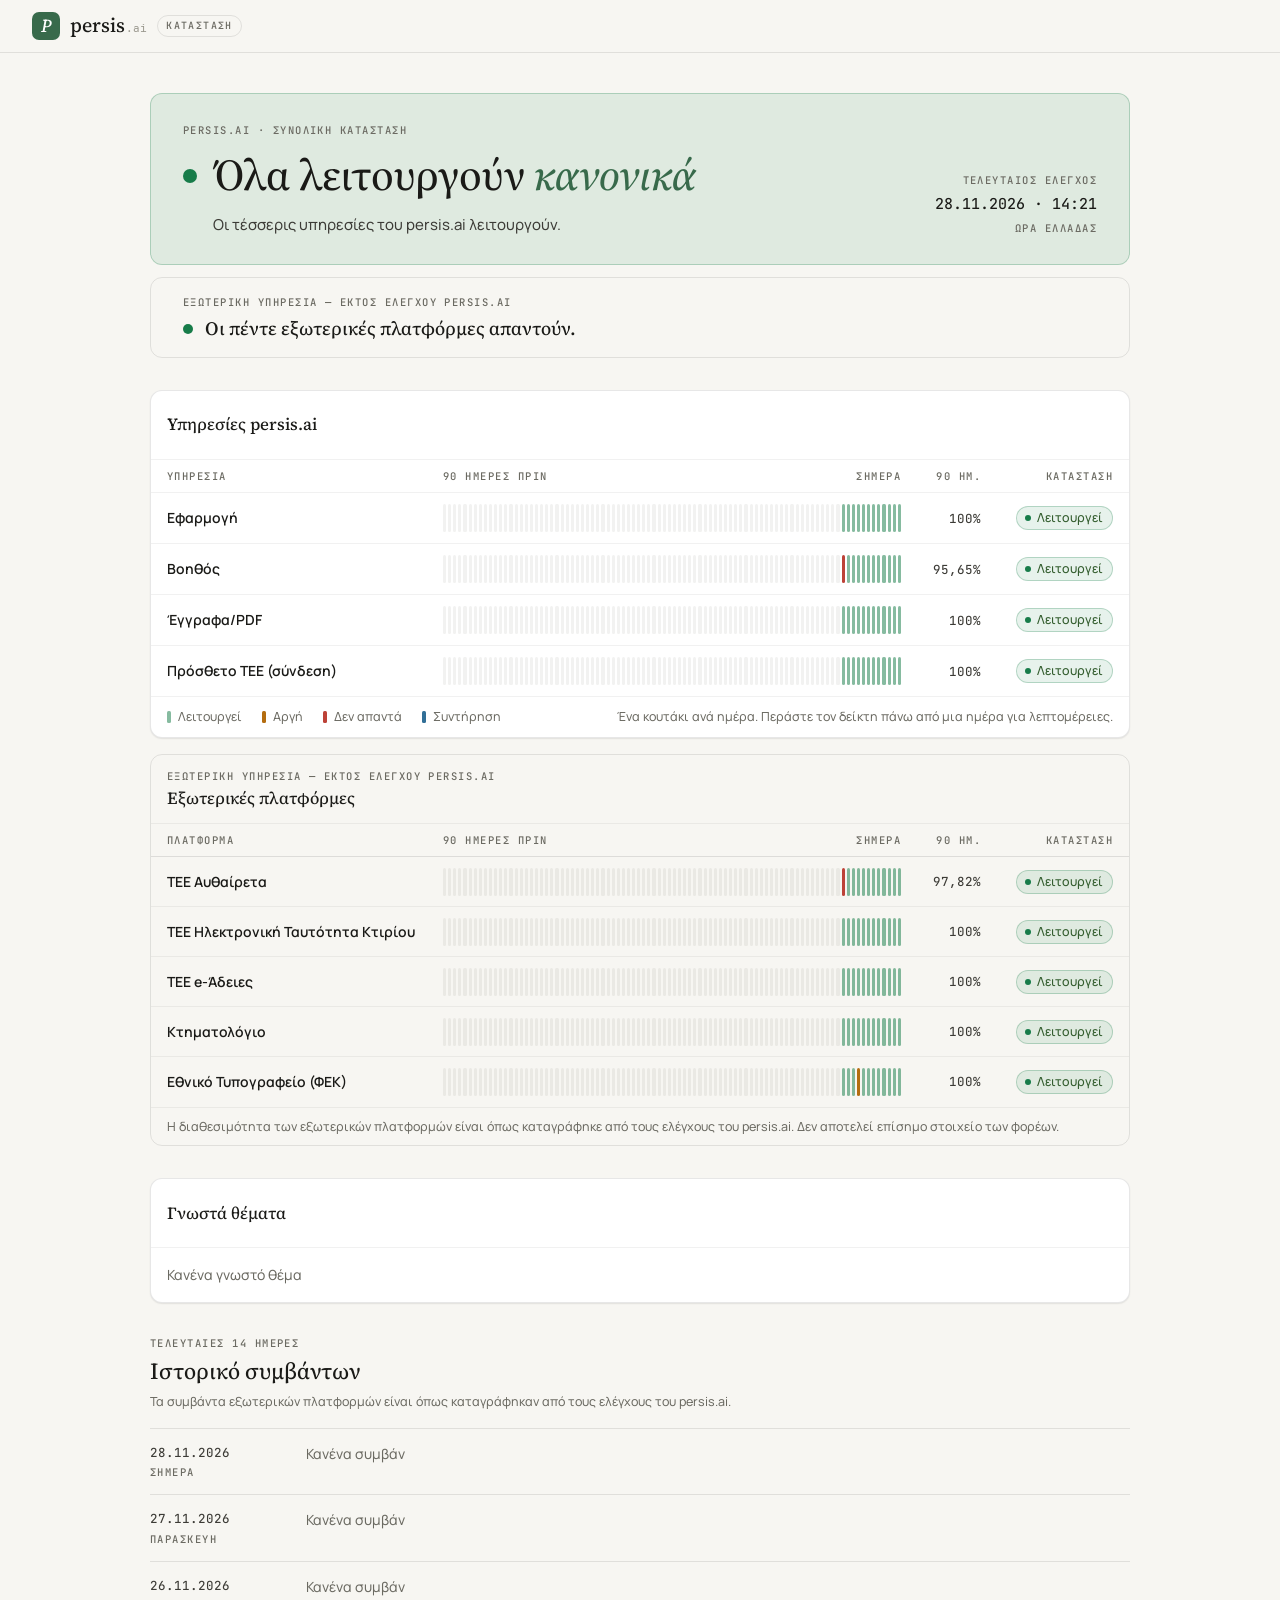
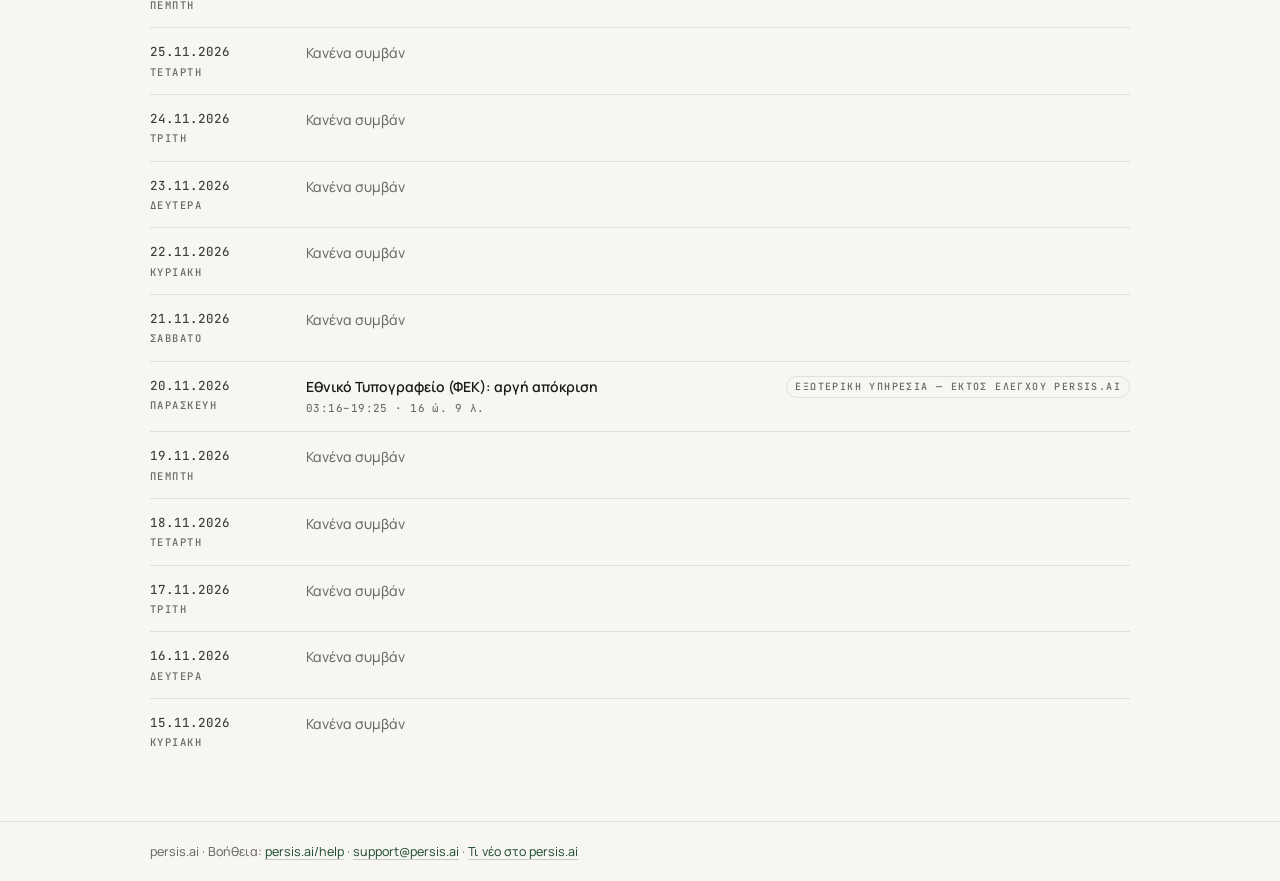
<file: index.html>
<!DOCTYPE html>
<html lang="el">
<head>
<meta charset="utf-8">
<meta name="viewport" content="width=device-width, initial-scale=1">
<title>Κατάσταση persis.ai</title>
<meta name="description" content="Αν λειτουργούν οι υπηρεσίες του persis.ai και οι πλατφόρμες με τις οποίες συνεργάζεται.">
<!-- 🎨 [status-site-2158] · ΠΙΣΤΗ ΑΝΤΙΓΡΑΦΗ (Δ-0367 · Δ-0489) του coord lists/design-status-1711/status-page-v3.dc.html.
     Πίνακας αντιστοιχίας: docs/plans/2026-11-17-status-page-mapping.md · στατική σελίδα ΕΚΤΟΣ Render (απόφαση owner [status-0825]),
     GitHub Pages. Δεδομένα: ./data/*.json από τους ελέγχους */15 (ΔΣ-20261117-83c014 · dd9a78) + ./content.json (ΣΥΝ, χειροκίνητο).
     Φρουρός: tests/the_status_page_copies_the_design_and_reads_only_its_json_da1.test.js -->
<link rel="stylesheet" href="./_ds/persis-ai-design-system-03e96a89-5573-4dcd-8c14-37d5440b4c1b/styles.css">
<link rel="stylesheet" href="./status.css">
</head>
<body data-theme="light">
<div id="st-root" lang="el" class="st-root">
  <noscript><p class="st-fallback">Η σελίδα κατάστασης χρειάζεται JavaScript. Για απορίες: <a href="mailto:support@persis.ai">support@persis.ai</a></p></noscript>
</div>
<script src="./status.js"></script>
</body>
</html>
</file>
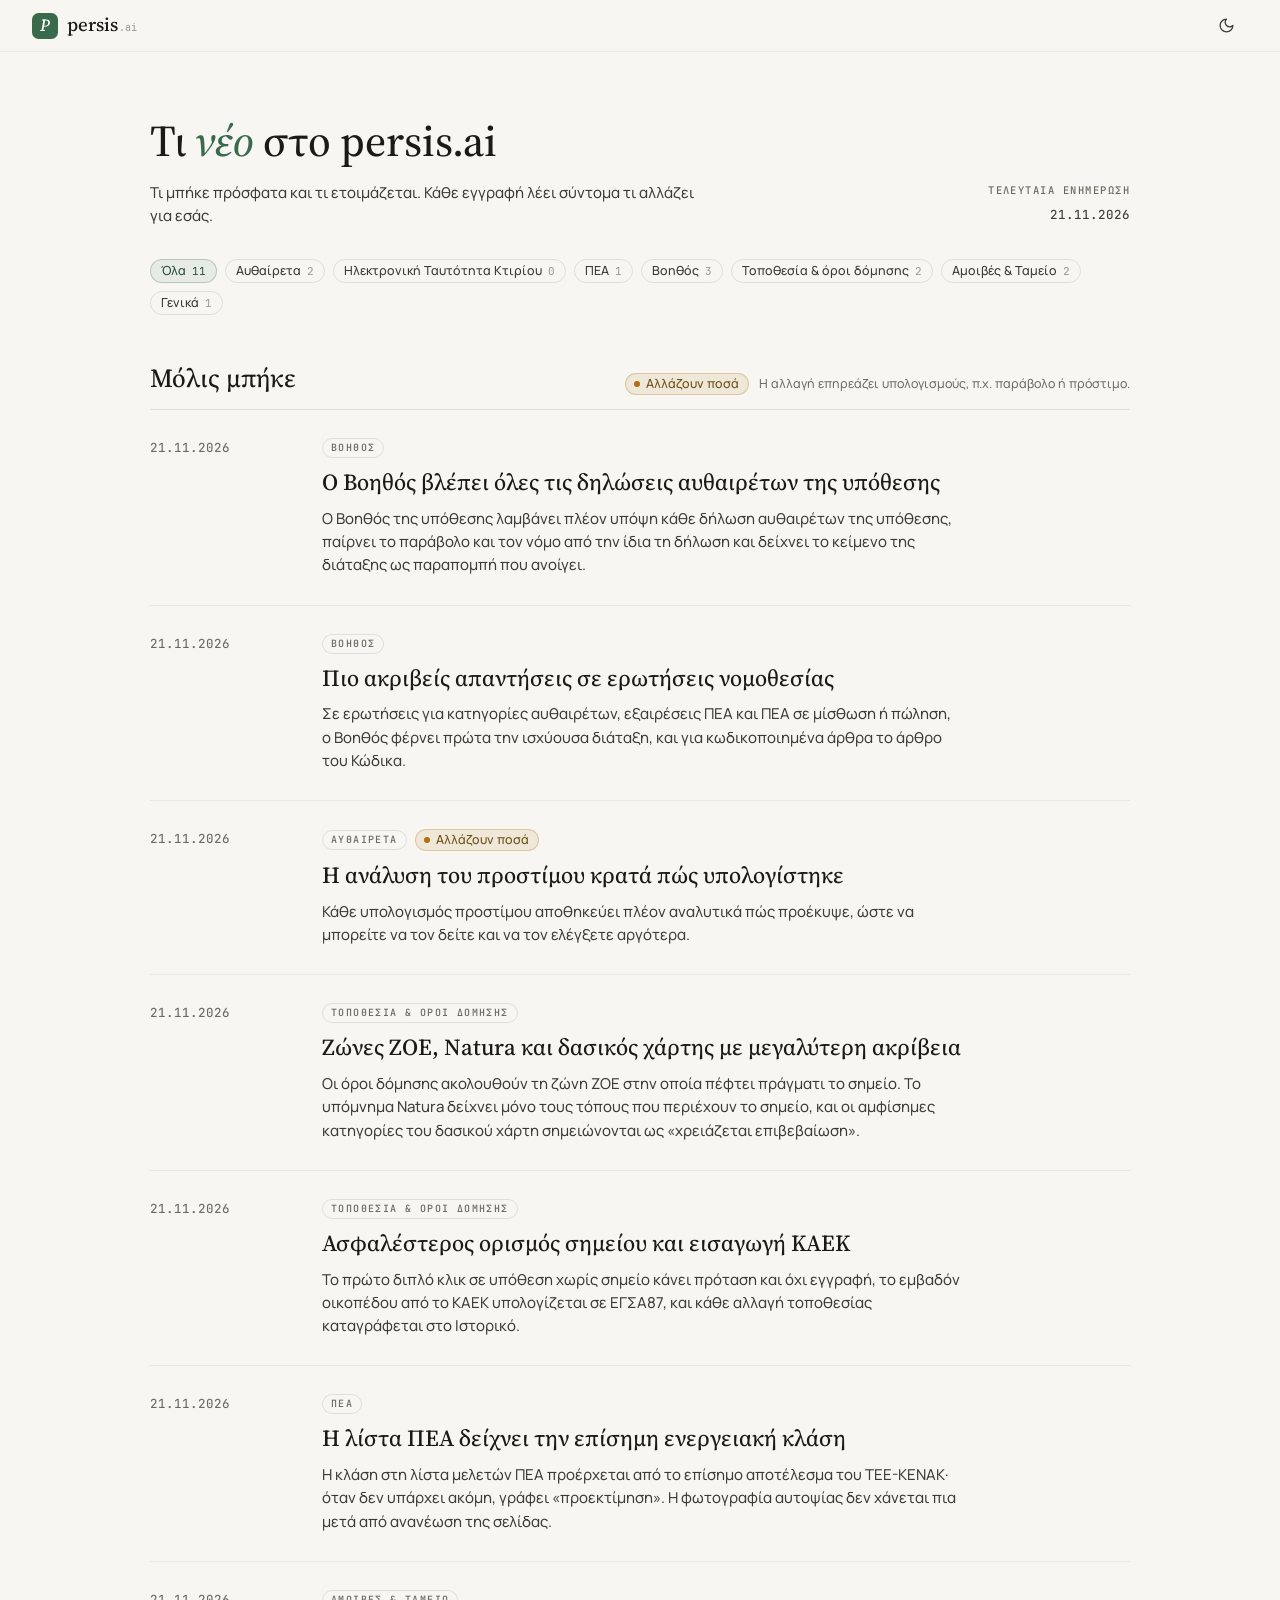
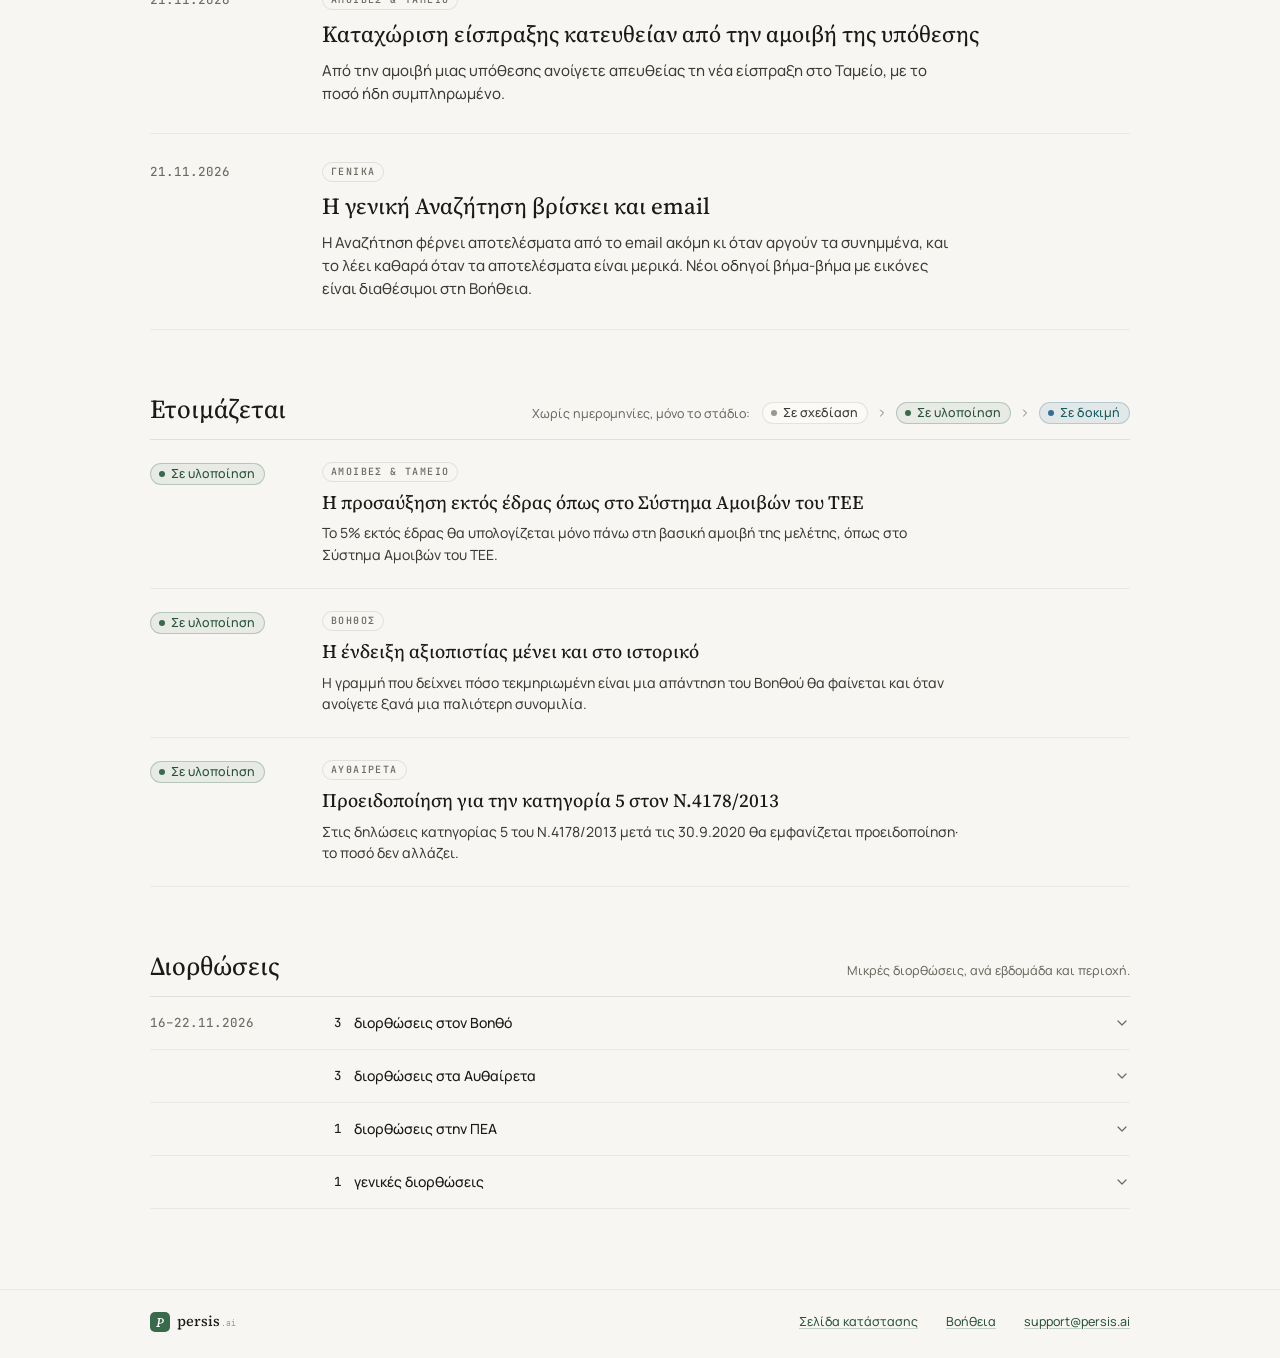
<file: ti-neo/index.html>
<!DOCTYPE html>
<html lang="el">
<head>
<meta charset="utf-8">
<meta name="viewport" content="width=device-width, initial-scale=1">
<title>Τι νέο στο persis.ai</title>
<meta name="description" content="Τι μπήκε πρόσφατα στο persis.ai και τι ετοιμάζεται.">
<!-- 🎨 [design-tineo-1005] · ΠΙΣΤΗ ΑΝΤΙΓΡΑΦΗ (Δ-0367 · Δ-0489) του coord lists/design-ti-neo-1711/«Ti neo persis-ai.dc.html».
     Πίνακας αντιστοιχίας: docs/plans/2026-11-17-ti-neo-page-mapping.md · στατική σελίδα ΕΚΤΟΣ Render (απόφαση owner [status-0825]),
     ίδια φιλοξενία με τη σελίδα κατάστασης · περιεχόμενο ΧΕΙΡΟΚΙΝΗΤΟ στο ./content.json (ΣΥΝ).
     Φρουρός: tests/the_ti_neo_page_copies_the_design_and_reads_only_its_json_nta1.test.js -->
<link rel="stylesheet" href="../_ds/persis-ai-design-system-03e96a89-5573-4dcd-8c14-37d5440b4c1b/styles.css">
<link rel="stylesheet" href="./ti-neo.css">
</head>
<body data-theme="light">
<div id="tn-root" lang="el" class="tn-root">
  <noscript><p class="tn-fallback">Η σελίδα «Τι νέο» χρειάζεται JavaScript. Για απορίες: <a href="mailto:support@persis.ai">support@persis.ai</a></p></noscript>
</div>
<script src="./ti-neo.js"></script>
</body>
</html>
</file>
<file: _ds/persis-ai-design-system-03e96a89-5573-4dcd-8c14-37d5440b4c1b/styles.css>
/* Persis.ai · Design System — global entry point.
   Consumers link THIS file only. It is an @import manifest — no rules live here.
   Order matters: fonts → colours → geometry → typography → semantic aliases → component classes. */
@import url("./tokens/fonts.css");
@import url("./tokens/colors.css");
@import url("./tokens/geometry.css");
@import url("./tokens/typography.css");
@import url("./tokens/semantic.css");
@import url("./components/components.css");
</file>
<file: status.css>
/* status.persis.ai — ό,τι το σχέδιο γράφει ΕΚΤΟΣ inline στυλ (γρ. 20–24 · style-hover των κουτακιών γρ. 106 · 340) + η εναλλαγή
   1440 ↔ 390 (ίδιο όριο με το «Τι νέο»: η διάταξη 1440 όταν χωρά το --content-w 980 + 2×32). Όλα τα άλλα στυλ είναι inline στο
   status.js, αυτούσια από το σχέδιο. */
/* ΚΑΝΕΝΑ καθολικό box-sizing: το σχέδιο δεν το ορίζει (γρ. 20–24) — με border-box η κεφαλίδα κάρτας (min-height 48 + padding) έβγαινε 48 αντί για 69 (στιγμιότυπα δίπλα-δίπλα 17/11). */
html,body{margin:0}
body{background:var(--bg);color:var(--ink);font:var(--fw-body) var(--text-base)/var(--lh-body) var(--font-body);-webkit-font-smoothing:antialiased}
a{color:var(--accent-ink);text-decoration-color:var(--accent-line);text-underline-offset:3px}
a:hover{color:var(--accent-2)}
button{font:inherit}

.st-root{min-height:100vh}
.st-fallback{padding:48px 16px;text-align:center;color:var(--ink-3)}

/* σχέδιο γρ. 106 · 340: style-hover="outline:1.5px solid var(--ink);outline-offset:.5px" σε κάθε κουτάκι ημέρας */
.st-day:hover{outline:1.5px solid var(--ink);outline-offset:.5px}

/* 1440 ↔ 390 */
.st-web{display:none}
.st-m{display:block}
@media (min-width:1044px){
  .st-web{display:block}
  .st-m{display:none}
}
</file>
<file: ti-neo/ti-neo.css>
/* «Τι νέο» — ό,τι το σχέδιο γράφει ΕΚΤΟΣ inline στυλ (γρ. 21 · style-hover/active/focus-visible γρ. 146 · 279)
   + η εναλλαγή 1440 ↔ 390 (❓Τ5: η διάταξη web όταν χωρά το --content-w 980 + 2×32). Όλα τα άλλα στυλ είναι inline στο ti-neo.js,
   αυτούσια από το σχέδιο. */
*{box-sizing:border-box}
html,body{margin:0}
body{-webkit-font-smoothing:antialiased;background:var(--bg)}
a{color:var(--accent-ink);text-decoration-color:var(--accent-line);text-underline-offset:2px}
a:hover{color:var(--accent-2)}
button{font:inherit}
h1,h2,h3,p,ul{margin:0}

.tn-root{color:var(--ink);font:var(--fw-body) var(--text-base)/var(--lh-body) var(--font-body);min-height:100vh}
.tn-fallback{padding:48px 16px;text-align:center;color:var(--ink-3)}

/* σχέδιο γρ. 146 · 279: style-hover / style-active / style-focus-visible της γραμμής διορθώσεων */
.tn-fixbtn:hover{background:var(--panel-3)!important}
.tn-fixbtn:active{transform:translateY(.5px)}
.tn-web .tn-fixbtn:focus-visible{outline:none;box-shadow:0 0 0 3px var(--accent-wash)}
.tn-m .tn-fixbtn:focus-visible{outline:none;box-shadow:inset 0 0 0 3px var(--accent-wash)}
.tn-mfilter::-webkit-scrollbar{display:none}

/* 1440 ↔ 390 */
.tn-web{display:none}
.tn-m{display:block}
@media (min-width:1044px){
  .tn-web{display:block}
  .tn-m{display:none}
}
</file>
